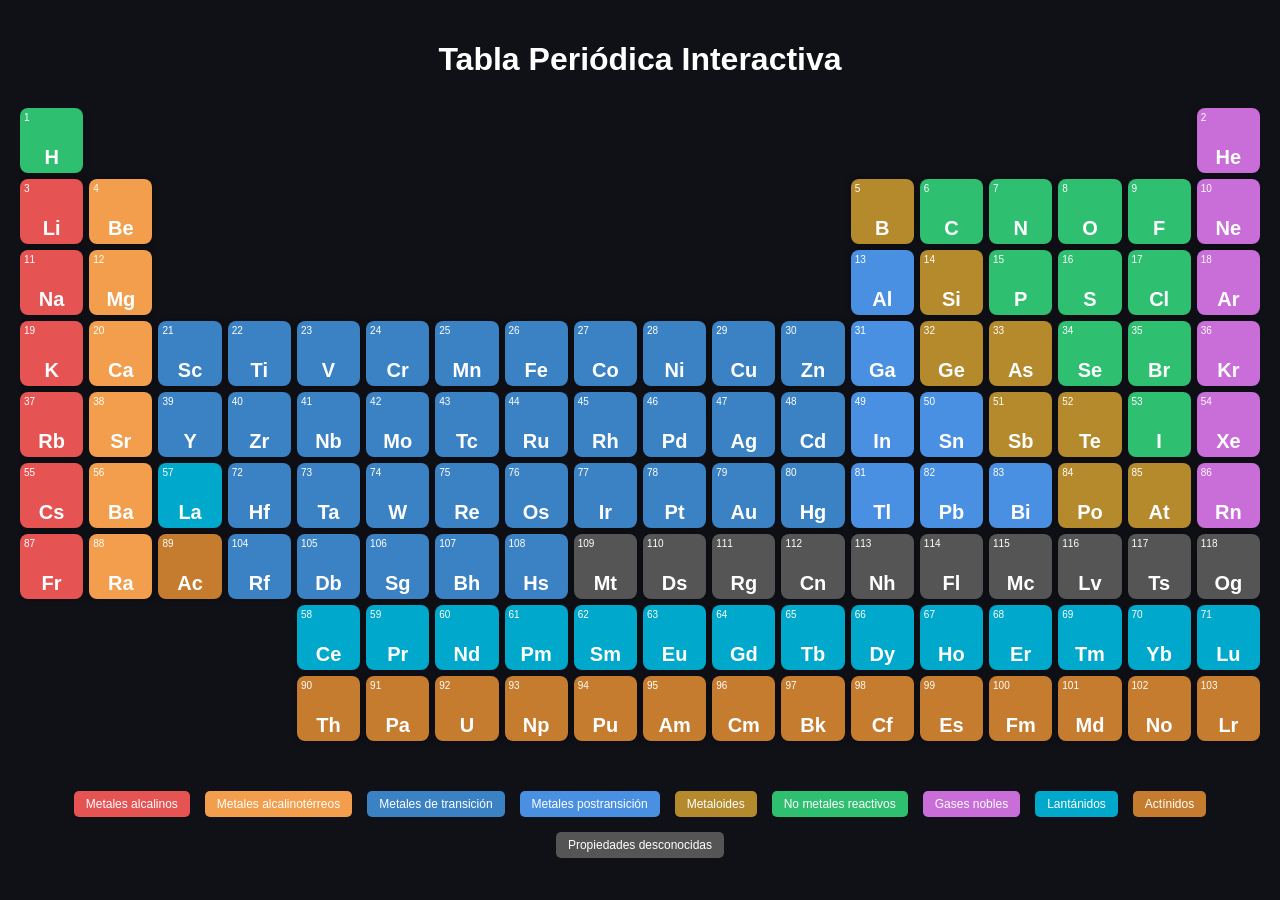
<file: Tabla Periodica 3D/index.html>
<!DOCTYPE html>
<html lang="es">

<head>
<meta charset="UTF-8" name="viewport" content="width=device-width, initial-scale=1.0">
<title>Tabla Periódica Interactiva</title>
<link rel="stylesheet" href="styles.css">
</head>

<body>

<h1>Tabla Periódica Interactiva</h1>

<div id="tabla-periodica"></div>

<div class="leyenda">

<div class="item alcalinos">Metales alcalinos</div>
<div class="item alcalinoterreos">Metales alcalinotérreos</div>
<div class="item transicion">Metales de transición</div>
<div class="item postransicion">Metales postransición</div>
<div class="item metaloides">Metaloides</div>
<div class="item noMetales">No metales reactivos</div>
<div class="item gases">Gases nobles</div>
<div class="item lantanidos">Lantánidos</div>
<div class="item actinidos">Actínidos</div>
<div class="item desconocidos">Propiedades desconocidas</div>

</div>

<script src="script.js"></script>

</body>
</html>
</file>
<file: Tabla Periodica 3D/styles.css>
body{
font-family: Arial, Helvetica, sans-serif;
background:#0f1117;
color:white;
text-align:center;
margin:0;
padding:20px;
}

h1{
margin-bottom:30px;
}

/* TABLA */

#tabla-periodica{
display:grid;
grid-template-columns: repeat(18, minmax(40px, 65px));
grid-auto-rows:minmax(40px,65px);
gap:6px;
justify-content:center;
overflow-x:auto;
padding-bottom:10px;
}

/* ELEMENTO */

.elemento{
border-radius:8px;
padding:4px;
color:white;
font-size:12px;
display:flex;
flex-direction:column;
justify-content:space-between;
box-shadow:0 0 6px rgba(0,0,0,0.4);
transition:transform .2s;
}

.elemento:hover{
transform:scale(1.08);
}

.numero{
font-size:10px;
text-align:left;
}

.simbolo{
font-size:20px;
font-weight:bold;
text-align:center;
}

/* COLORES */

.alcalinos{background:#e55353;}
.alcalinoterreos{background:#f29e4c;}
.transicion{background:#3b82c4;}
.postransicion{background:#4a90e2;}
.metaloides{background:#b48a2c;}
.noMetales{background:#2fbf71;}
.gases{background:#c96dd8;}
.lantanidos{background:#00a8cc;}
.actinidos{background:#c67c2f;}
.desconocidos{background:#555;}

/* LEYENDA */

.leyenda{
display:flex;
justify-content:center;
gap:15px;
margin-top:40px;
flex-wrap:wrap;
}

.item{
padding:6px 12px;
border-radius:5px;
font-size:12px;
}

/* ---------- RESPONSIVE ---------- */

/* TABLET */

@media (max-width:1000px){

#tabla-periodica{
grid-template-columns: repeat(18, minmax(30px,50px));
grid-auto-rows:minmax(30px,50px);
}

.simbolo{
font-size:16px;
}

.numero{
font-size:8px;
}

}

/* CELULARES */

@media (max-width:600px){

body{
padding:10px;
}

h1{
font-size:20px;
}

#tabla-periodica{
grid-template-columns: repeat(18, minmax(25px,40px));
grid-auto-rows:minmax(25px,40px);
gap:4px;
}

.simbolo{
font-size:12px;
}

.numero{
font-size:7px;
}

.leyenda{
gap:8px;
font-size:10px;
}

.item{
padding:4px 8px;
}

}
</file>
